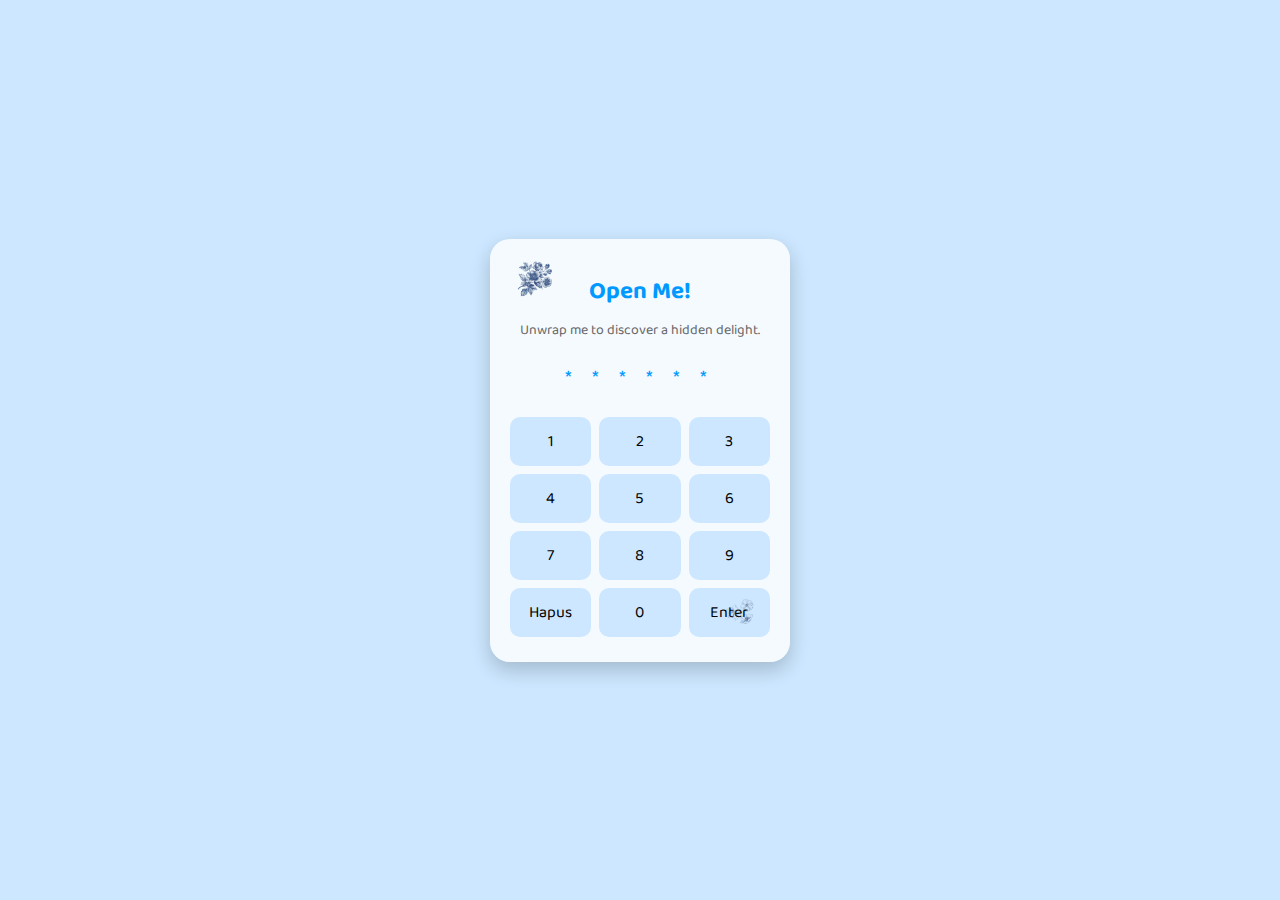
<file: index.html>
<!DOCTYPE html>
<html lang="id">
<head>
  <meta charset="UTF-8">
  <meta name="viewport" content="width=device-width, initial-scale=1.0">
  <title>Happy 3rd Month-versarry</title>
  <link rel="stylesheet" href="css/lock.css">
  <link href="https://fonts.googleapis.com/css2?family=Baloo+2:wght@400;700&display=swap" rel="stylesheet">
</head>
<body>

<div class="lock-container">

  <!-- Background bunga lucu -->
  <div class="decorative">
    <img src="assets/flower (1).png" alt="flower" class="flower flower1">
    <img src="assets/flower (2).png" alt="flower" class="flower flower2">
  </div>

  <div class="card">
    <h1>Open Me!</h1>
    <p class="subtitle">Unwrap me to discover a hidden delight.</p>

    <div class="display" id="display">* * * * * *</div>

    <div class="keypad">
      <button onclick="press(1)">1</button>
      <button onclick="press(2)">2</button>
      <button onclick="press(3)">3</button>
      <button onclick="press(4)">4</button>
      <button onclick="press(5)">5</button>
      <button onclick="press(6)">6</button>
      <button onclick="press(7)">7</button>
      <button onclick="press(8)">8</button>
      <button onclick="press(9)">9</button>
      <button class="clear" onclick="clearCode()">Hapus</button>
      <button onclick="press(0)">0</button>
      <button class="enter" onclick="unlock()">Enter</button>
    </div>
  </div>

</div>

<script>
  const SECRET = "250925";
  let input = "";

  function press(num) {
    if (input.length < 6) {
      input += num;
      update();
    }
  }

  function clearCode() {
    input = "";
    update();
  }

  function update() {
    document.getElementById("display").textContent =
      input.split("").join(" ") + " •".repeat(6 - input.length);
  }

  function unlock() {
    if (input === SECRET) {
      document.body.classList.add("fade-out");
      setTimeout(() => {
        window.location.href = "choose.html";
      }, 1200);
    } else {
      document.getElementById("display").textContent = "× × × × × ×";
      setTimeout(clearCode, 900);
    }
  }
</script>

</body>
</html>
</file>
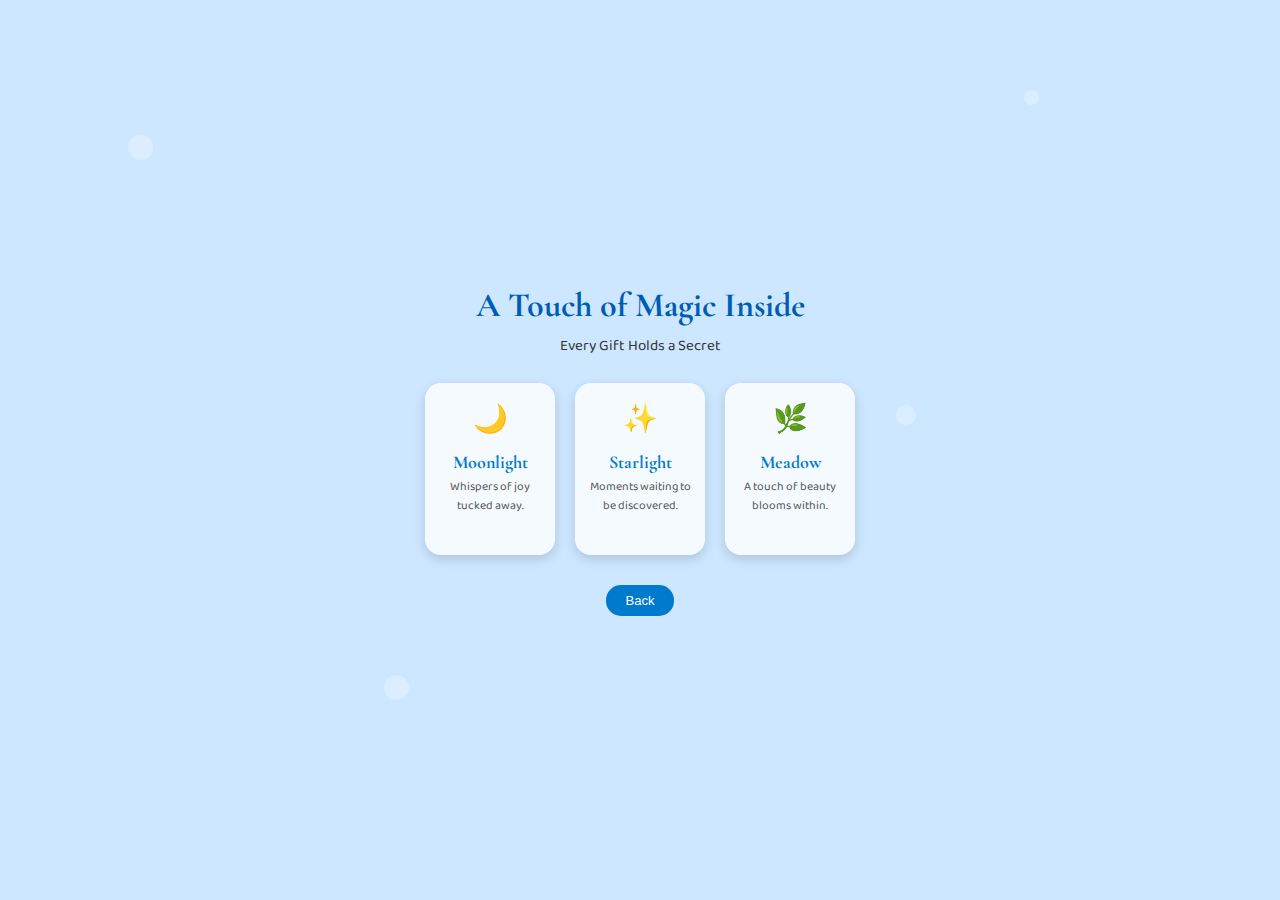
<file: choose.html>
<!DOCTYPE html>
<html lang="id">
<head>
  <meta charset="UTF-8" />
  <meta name="viewport" content="width=device-width, initial-scale=1.0"/>
  <title>Happy 3rd Month-versarry</title>
  <link href="https://fonts.googleapis.com/css2?family=Cormorant+Garamond:wght@400;600&family=Baloo+2:wght@400;600&display=swap" rel="stylesheet">
  <link rel="stylesheet" href="css/choose.css" />
</head>
<body>

<!-- ambient floating soft bubbles -->
<div class="ambient">
  <span></span>
  <span></span>
  <span></span>
  <span></span>
</div>

<div class="choose-wrapper">
  <h1>A Touch of Magic Inside</h1>
  <p>Every Gift Holds a Secret</p>

  <div class="menu-grid">

    <div class="menu-card" onclick="go('letter.html')">
      <div class="icon">🌙</div>
      <h2>Moonlight</h2>
      <p>Whispers of joy tucked away.</p>
    </div>

    <div class="menu-card" onclick="go('photo.html')">
      <div class="icon">✨</div>
      <h2>Starlight</h2>
      <p>Moments waiting to be discovered.</p>
    </div>

    <div class="menu-card" onclick="go('flower.html')">
      <div class="icon">🌿</div>
      <h2>Meadow</h2>
      <p>A touch of beauty blooms within.</p>
    </div>

  </div>

  <div class="back-wrapper">
    <button class="back-btn" onclick="goBack()">Back</button>
  </div>
</div>

<script>
  function go(link) {
    document.body.classList.add("fade");
    setTimeout(() => {
      window.location.href = link;
    }, 500);
  }

  function goBack() {
    window.location.href = "index.html";
  }
</script>

</body>
</html>
</file>
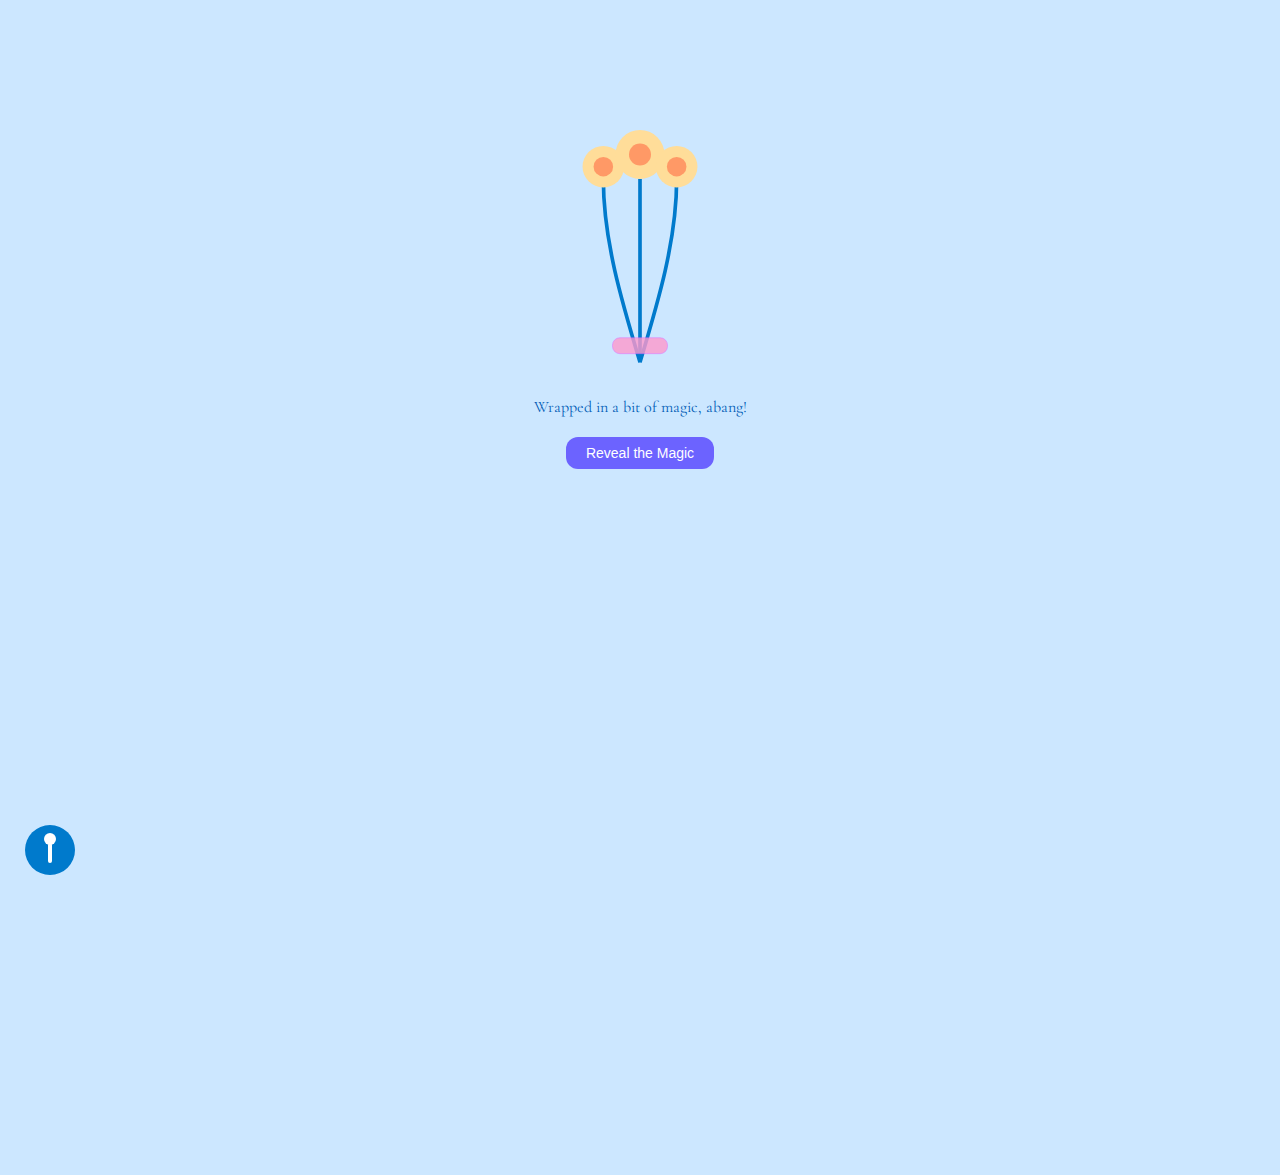
<file: flower.html>
<!DOCTYPE html>
<html lang="id">
<head>
  <meta charset="UTF-8">
  <meta name="viewport" content="width=device-width, initial-scale=1.0">
  <title>Happy 3rd Month-versarry</title>

  <link href="https://fonts.googleapis.com/css2?family=Cormorant+Garamond:wght@400;500&display=swap" rel="stylesheet">
  <link rel="stylesheet" href="css/flower.css">
</head>
<body>

<main class="stage">

  <!-- Bouquet -->
  <svg class="bouquet" viewBox="0 0 360 600" aria-hidden="true">
    <path d="M180 560 V260" class="stem center"/>
    <path d="M180 560 C150 460 120 360 120 260" class="stem left"/>
    <path d="M180 560 C210 460 240 360 240 260" class="stem right"/>
    <g class="flower left">
      <circle cx="120" cy="240" r="34"/>
      <circle cx="120" cy="240" r="16" class="core"/>
    </g>
    <g class="flower center">
      <circle cx="180" cy="220" r="40"/>
      <circle cx="180" cy="220" r="18" class="core"/>
    </g>
    <g class="flower right">
      <circle cx="240" cy="240" r="34"/>
      <circle cx="240" cy="240" r="16" class="core"/>
    </g>
    <rect x="135" y="520" rx="12" ry="12" width="90" height="26" class="ribbon"/>
  </svg>

  <p class="caption">Wrapped in a bit of magic, abang!</p>

  <!-- Bloom button -->
  <button class="bloom-btn" id="bloomBtn">Reveal the Magic</button>

  <!-- Memory cards (hidden initially) -->
  <div class="cards-wrapper" id="cardsWrapper">
    <div class="memory-card">My dear Harun Luthair absolutely loves Laksa.</div>
    <div class="memory-card">Harun is crazy about modifying his beloved motorbike, Shiro.</div>
    <div class="memory-card">In Harun's life, I come right after Shiro and Persib (lovingly).</div>
    <div class="memory-card">Harun dreams of joining a Nusantara restaurant! I hope one day he becomes a chef with his own place!</div>
    <div class="memory-card">Harun really dislikes vegetables. Getting him to eat them is always a challenge!</div>
    <div class="memory-card">Harun adores his mom more than anything else.</div>
    <div class="memory-card">Harun is super talented in cooking and drawing.</div>
    <div class="memory-card">Harun has a cozy habit of taking warm showers.</div>
    <div class="memory-card">Harun loves Dewa 19 songs and has a big passion for law.</div>
    <div class="memory-card">Harun truly loves me, heart and soul.</div>
</div>

  <!-- Back button ornament -->
  <button class="back" onclick="goBack()">
    <span class="stem"></span>
    <span class="bloom"></span>
  </button>

</main>

<script>
const bloomBtn = document.getElementById("bloomBtn");
const cardsWrapper = document.getElementById("cardsWrapper");
const cards = cardsWrapper.querySelectorAll(".memory-card");
let index = 0;

bloomBtn.addEventListener("click", () => {
  if(index < cards.length){
    cards[index].classList.add("show");
    index++;
    if(index === cards.length) {
      bloomBtn.style.display = "none"; // hide button when all cards shown
    }
  }
});

function goBack() {
  document.body.classList.add("exit");
  setTimeout(() => location.href = "choose.html", 700);
}
</script>

</body>
</html>
</file>
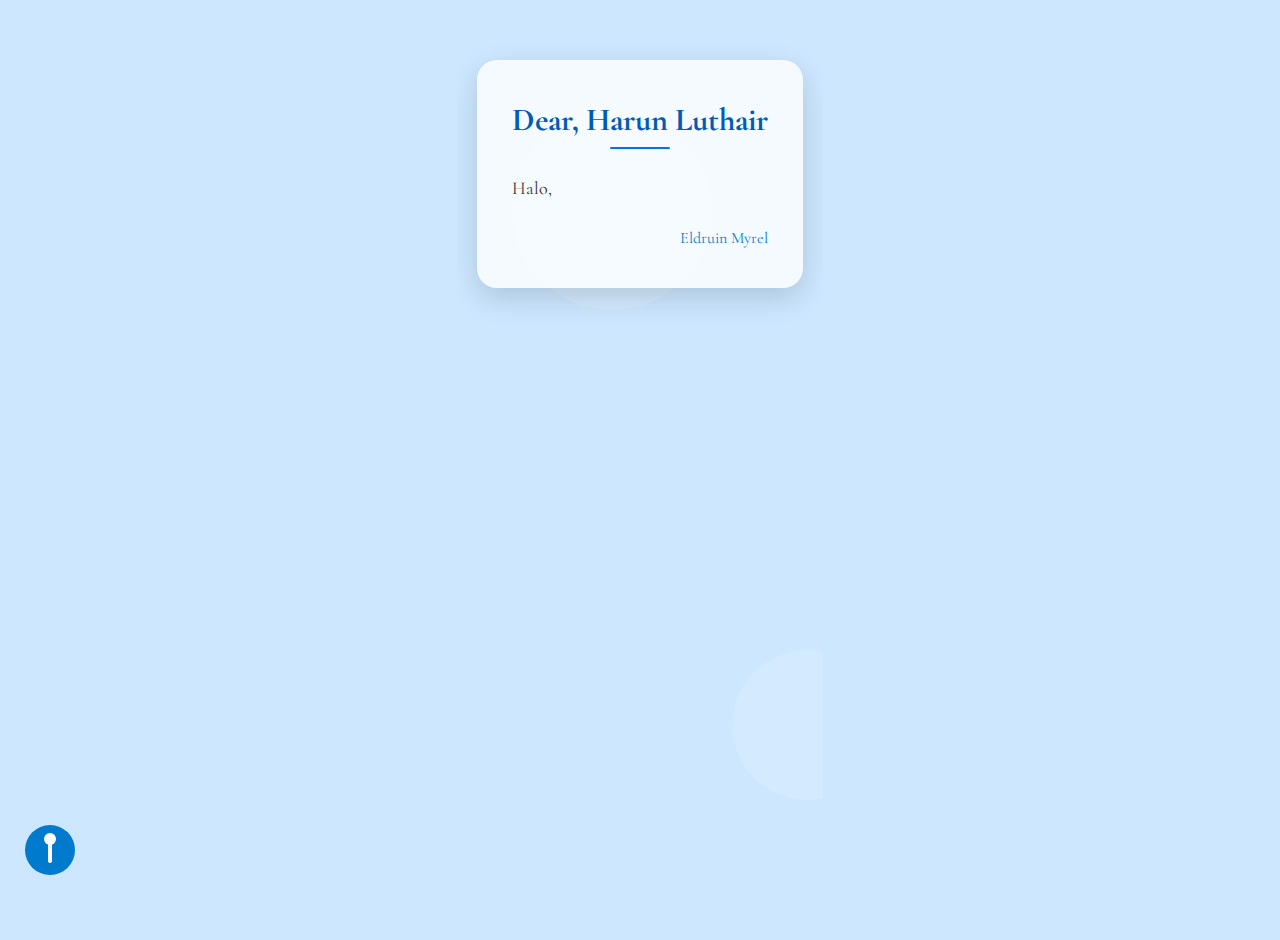
<file: letter.html>
<!DOCTYPE html>
<html lang="id">
<head>
  <meta charset="UTF-8" />
  <meta name="viewport" content="width=device-width, initial-scale=1.0"/>
  <title>Happy 3rd Month-versarry</title>

  <link href="https://fonts.googleapis.com/css2?family=Cormorant+Garamond:wght@400;500;600&display=swap" rel="stylesheet">
  <link rel="stylesheet" href="css/letter.css" />
</head>
<body>

<main class="letter-wrap">

  <article class="letter">
    <header>
      <h1>Dear, Harun Luthair</h1>
      <span class="rule"></span>
    </header>

    <section class="content" id="letterContent">
      <p data-text="Halo, sayang!"></p>
      <p data-text="Selamat tanggal 25 yang ke-3."></p>
      <p data-text="Kamu pernah nyangka kita bakal sejauh ini nggak? Dari pertama kali aku kenal kamu di bulan September sampai hari ini, di mana kamu cuma punyaku, bukan orang lain. Aku bersyukur banget bisa ketemu abang di awal bulan September itu. Bahkan waktu aku tahu abang suka sama aku, rasanya masih jelas banget sampai sekarang. Aku seneng banget, ternyata orang yang aku suka juga suka balik ke aku. Terima kasih ya, abang, sudah datang ke hidup aku."></p>
      <p data-text="Abang, kamu tahu nggak? Kamu itu my type of man banget. Kamu adalah orang yang selama ini selalu aku cari-cari. Coba abang bayangin, seberuntung apa aku akhirnya nemuin orang yang bisa klop sama aku, bahkan bisa nenangin badai di dalam diri aku. Kamu itu definisi sempurna yang selama ini ada di bayanganku tentang pasangan, dan aku bersyukur banget soal itu."></p>
      <p data-text="Sayaaaaang, aku mau minta maaf sama kamu karena aku belum jadi pasangan yang sempurna. Makin ke sini aku ngerasa makin kekanakan dan lebih emosional ke kamu, dan aku pasti sering ngeluarin kata-kata yang bikin kamu sakit hati. Aku minta maaf ya, abang, karena kamu harus sering ngalah ke aku, padahal aku tahu kamu juga punya emosi. Kamu sudah mengusahakan banyak hal buat aku, berubah buat aku, tapi aku masih sering ngungkit hal-hal yang seharusnya nggak perlu aku ungkit. Aku jahat ya, abang? Aku sering banget nyalahin kamu. Bahkan sekarang aku sering nggak sabaran karena kangen sama kamu."></p>
      <p data-text="Akhir-akhir ini aku sendiri juga bingung, kenapa aku bisa sekangen dan se-clingy ini ke kamu. Padahal aku tahu, kalau aku terlalu clingy, nanti aku sendiri yang nyesel sama apa yang aku ucapkan. Aku takut kamu jadi nggak mau cerita lagi ke aku. Padahal aku paham kok, abang. Kita berdua nggak bisa selalu ada setiap waktu. Aku nggak nuntut waktu kamu, aku juga nggak minta kamu selalu stay sama aku."></p>
      <p data-text="Aku nggak tahu, abang, seberapa banyak luka yang sudah aku kasih ke kamu. Untuk itu, aku minta maaf, ya?"></p>
      <p data-text="Selamat tiga bulan, abang. Aku mungkin nggak bisa ngungkapin semuanya dengan sempurna, tapi aku yakin kamu tahu kalau aku sayaaaaang banget sama kamu. Terima kasih sudah jadi tempat pulang terbaik dan terindah buat aku. Terima kasih sudah sayang sama aku."></p>
      <p data-text="Kalau suatu saat abang nemuin hal-hal yang bikin abang pengin nyerah, tolong pulang ke aku ya, sayang. Aku di sini. Aku akan jadi orang yang nemenin abang, walaupun satu dunia berbalik ninggalin abang."></p>
      <p data-text="I don’t promise to be flawless. I don’t promise that I will never get emotional, insecure, or overwhelmed. But I promise to keep choosing you, even when things feel heavy, even when the world feels loud, even when loving becomes work. I promise to grow, to learn, and to become better with you."></p>
      <p data-text="No matter how far life takes us, no matter how busy or complicated things become, my heart will always know where it belongs. It belongs with you."></p>
      <p data-text="So if you ever feel tired, lost, or unsure, come back to me. Let me hold your worries, even the ones you don’t know how to say out loud. I may not have all the answers, but I have a heart that will always stay, always care, and always love you."></p>
      <p data-text="Happy three months, sayang."></p>
      <p data-text="And many more moments, memories, and tomorrows, together."></p>
    </section>

    <footer>
      <p class="signature">Eldruin Myrel</p>
    </footer>
  </article>

</main>

<!-- BACK BUTTON (FIXED) -->
<button class="back-ornament" onclick="goBack()" aria-label="Back">
  <span class="stem"></span>
  <span class="bloom"></span>
</button>

<script>
  /* TYPEWRITER */
  const paragraphs = document.querySelectorAll("#letterContent p");
  let pIndex = 0;
  let charIndex = 0;

  function typeParagraph() {
    if (pIndex >= paragraphs.length) return;

    const p = paragraphs[pIndex];
    const text = p.dataset.text;

    if (charIndex < text.length) {
      p.textContent += text.charAt(charIndex);
      charIndex++;
      setTimeout(typeParagraph, 28);
    } else {
      pIndex++;
      charIndex = 0;
      setTimeout(typeParagraph, 500);
    }
  }

  window.addEventListener("load", () => {
    setTimeout(typeParagraph, 500);
  });

  function goBack() {
    document.body.classList.add("exit");
    setTimeout(() => {
      window.location.href = "choose.html";
    }, 800);
  }
</script>

</body>
</html>
</file>
<file: css/lock.css>
/* Reset & Font */
* {
  box-sizing: border-box;
  margin: 0;
  padding: 0;
  font-family: 'Baloo 2', cursive;
}

body {
  background: #cce7ff; /* biru pastel cerah */
  height: 100vh;
  display: flex;
  justify-content: center;
  align-items: center;
  overflow: hidden;
  position: relative;
}

.lock-container {
  position: relative;
  z-index: 2;
}

.card {
  background: #ffffffcc;
  padding: 25px 20px; /* dikurangi */
  border-radius: 20px;
  box-shadow: 0 8px 20px rgba(0,0,0,0.2);
  text-align: center;
  width: 300px; /* sedikit lebih kecil */
  animation: pop 0.8s ease;
}

@keyframes pop {
  0% { transform: scale(0.7); opacity: 0; }
  100% { transform: scale(1); opacity: 1; }
}

.greeting {
  font-size: 16px;
  color: #555;
}

h1 {
  font-size: 24px;
  color: #0099ff;
  margin: 8px 0;
}

.subtitle {
  font-size: 14px;
  color: #666;
  margin-bottom: 20px;
}

.display {
  font-size: 22px;
  letter-spacing: 8px;
  margin-bottom: 20px;
  color: #0099ff;
}

.keypad {
  display: grid;
  grid-template-columns: repeat(3, 1fr);
  gap: 8px;
}

.keypad button {
  padding: 12px; /* dikurangi */
  font-size: 16px;
  border-radius: 10px;
  border: none;
  cursor: pointer;
  background: #cce7ff;
  transition: all 0.2s ease;
}

.keypad button:hover {
  transform: scale(1.1);
  background: #99d1ff;
}

.clear {
  background: #ffb3b3;
}

.enter {
  background: #90ee90;
  grid-column: span 1;
}

/* Animasi fade out */
.fade-out {
  animation: fadeOut 1s forwards;
}

@keyframes fadeOut {
  to { opacity: 0; transform: scale(0.95); }
}

/* Background bunga */
.decorative .flower {
  position: absolute;
  width: 60px; /* lebih kecil */
  opacity: 0.8;
  animation: float 4s ease-in-out infinite alternate;
}

.flower1 {
  top: 10px;
  left: 15px;
}

.flower2 {
  bottom: 20px;
  right: 20px;
}

@keyframes float {
  0% { transform: translateY(0) rotate(0deg); }
  100% { transform: translateY(-10px) rotate(10deg); }
}
</file>
<file: css/choose.css>
/* Reset & Font */
* {
  margin: 0;
  padding: 0;
  box-sizing: border-box;
}

body {
  font-family: 'Baloo 2', sans-serif;
  background: #cce7ff;
  min-height: 100vh;
  display: flex;
  justify-content: center;
  align-items: center;
  overflow-x: hidden;
  padding: 20px;
  position: relative;
}

/* Ambient floating soft bubbles */
.ambient span {
  position: absolute;
  border-radius: 50%;
  background: rgba(255,255,255,0.3);
  animation: float 6s ease-in-out infinite;
}
.ambient span:nth-child(1) { width: 25px; height: 25px; top: 15%; left: 10%; animation-delay: 0s; }
.ambient span:nth-child(2) { width: 20px; height: 20px; top: 45%; left: 70%; animation-delay: 2s; }
.ambient span:nth-child(3) { width: 25px; height: 25px; top: 75%; left: 30%; animation-delay: 4s; }
.ambient span:nth-child(4) { width: 15px; height: 15px; top: 10%; left: 80%; animation-delay: 1s; }

@keyframes float {
  0% { transform: translateY(0) translateX(0); opacity: 0.7; }
  50% { transform: translateY(-12px) translateX(6px); opacity: 1; }
  100% { transform: translateY(0) translateX(0); opacity: 0.7; }
}

/* Wrapper */
.choose-wrapper {
  z-index: 2;
  text-align: center;
  max-width: 800px;
  margin: 0 auto;
}

.choose-wrapper h1 {
  font-family: 'Cormorant Garamond', serif;
  font-size: 34px;
  color: #005bb5;
  margin-bottom: 8px;
}

.choose-wrapper p {
  font-size: 15px;
  color: #333;
  margin-bottom: 25px;
}

/* Grid menu: tetap 3 card horizontal */
.menu-grid {
  display: flex;
  justify-content: center;
  align-items: flex-start;
  gap: 20px;
  margin-bottom: 30px;
  flex-wrap: nowrap; /* pastikan tidak turun ke bawah */
}

/* Card */
.menu-card {
  background: #ffffffcc;
  padding: 15px 12px;
  border-radius: 16px;
  width: 130px;
  cursor: pointer;
  box-shadow: 0 4px 12px rgba(0,0,0,0.15);
  transition: all 0.3s ease;
  display: flex;
  flex-direction: column;
  align-items: center;
}

.menu-card:hover {
  transform: translateY(-5px) scale(1.05);
  box-shadow: 0 8px 18px rgba(0,0,0,0.25);
}

.menu-card .icon {
  font-size: 28px;
  margin-bottom: 8px;
}

.menu-card h2 {
  font-family: 'Cormorant Garamond', serif;
  font-size: 18px;
  margin-bottom: 4px;
  color: #007acc;
  text-align: center;
}

.menu-card p {
  font-size: 12px;
  color: #555;
  text-align: center;
}

/* Back button wrapper */
.back-wrapper {
  margin-top: 10px;
}

.back-btn {
  padding: 8px 20px;
  border: none;
  border-radius: 15px;
  background: #007acc;
  color: #fff;
  font-size: 13px;
  cursor: pointer;
  transition: all 0.3s ease;
}

.back-btn:hover {
  background: #005bb5;
  transform: scale(1.05);
}

/* Fade animation */
.fade {
  animation: fadeOut 0.5s forwards;
}

@keyframes fadeOut {
  to { opacity: 0; transform: scale(0.95); }
}

/* Responsive tweaks */
@media screen and (max-width: 480px) {
  .menu-card {
    width: 100px;
    padding: 12px 10px;
  }
  .menu-card .icon {
    font-size: 24px;
  }
  .menu-card h2 {
    font-size: 16px;
  }
  .menu-card p {
    font-size: 11px;
  }
  .choose-wrapper h1 {
    font-size: 28px;
  }
}
</file>
<file: css/flower.css>
/* Reset & Font */
* { margin:0; padding:0; box-sizing:border-box; }
body {
  font-family: 'Cormorant Garamond', serif;
  background: #cce7ff;
  display: flex;
  justify-content: center;
  align-items: flex-start;
  min-height: 100vh;
  padding-top: 20px;
  position: relative;
  overflow-x: hidden;
}

/* Bouquet */
.bouquet {
  width: 220px;
  display:block;
  margin: 0 auto;
}
.stem { stroke: #007acc; stroke-width: 6; fill: none; }
.flower circle { fill: #ffdd99; }
.flower .core { fill: #ff9966; }
.ribbon { fill: #ff99cc; stroke:#e066ff; stroke-width:1; opacity:0.8; }

.caption {
  text-align: center;
  color: #005bb5;
  margin-top: 10px;
  font-size:16px;
}

/* Elegant Bloom Button - Centered */
.bloom-btn {
  display: block;           /* memastikan tombol tetap block untuk margin auto */
  margin: 20px auto;        /* otomatis di tengah horizontal */
  padding: 8px 20px;        /* lebih kecil dan elegan */
  border: none;
  border-radius: 12px;
  background: #6c63ff;      /* lembut dan elegan */
  color: #fff;
  font-size: 14px;
  font-weight: 500;
  cursor: pointer;
  transition: transform 0.25s ease, box-shadow 0.25s ease, background 0.25s ease;
}

.bloom-btn:hover {
  transform: scale(1.05);
  box-shadow: 0 4px 12px rgba(108, 99, 255, 0.4);
  background: #5848c2;      /* sedikit lebih gelap saat hover */
}

/* Cards wrapper */
.cards-wrapper {
  display: flex;
  flex-direction: column;
  align-items: center;       /* center semua card */
  justify-content: center;
  margin: 20px auto 40px auto;
  width: 100%;
  max-width: 600px;
  gap: 12px;
  text-align: center;
}

/* Memory card */
.memory-card {
  background: #ffffffcc;
  padding: 15px 20px;
  border-radius: 18px;
  box-shadow: 0 6px 18px rgba(0,0,0,0.15);
  font-size: 14px;
  color: #333;
  width: 90%;
  max-width: 400px;
  margin: 0 auto;
  opacity: 0;
  transform: translateY(20px);
  transition: all 0.5s ease;
}

.memory-card.show {
  opacity: 1;
  transform: translateY(0);
}

/* Back ornament (circular with bloom + stem) */
.back {
  position: fixed;
  bottom: 25px;
  left: 25px;
  width: 50px;
  height: 50px;
  border: none;
  background: #007acc;
  border-radius: 50%;
  cursor: pointer;
  display: flex;
  align-items: center;
  justify-content: center;
  transition: transform 0.3s ease, box-shadow 0.3s ease;
  z-index: 3;
}

.back:hover {
  transform: scale(1.1);
  box-shadow: 0 0 15px rgba(0,123,204,0.6);
}

.back .stem {
  position: absolute;
  width: 4px;
  height: 20px;
  background: #fff;
  bottom: 12px;
  border-radius: 2px;
}

.back .bloom {
  position: absolute;
  width: 12px;
  height: 12px;
  background: #fff;
  border-radius: 50%;
  top: 8px;
}

/* Exit animation */
.exit { animation: fadeExit 0.7s forwards; }
@keyframes fadeExit { to { opacity:0; transform: scale(0.95); } }
</file>
<file: css/letter.css>
/* Reset & Font */
* {
  margin: 0;
  padding: 0;
  box-sizing: border-box;
}

html, body {
  font-family: 'Cormorant Garamond', serif;
  background: #cce7ff;
  min-height: 100vh;       /* gunakan min-height supaya bisa scroll */
  display: flex;
  justify-content: center;
  padding: 20px;
  position: relative;
  overflow-y: auto;        /* scroll vertikal */
}

/* Floating particles / subtle */
body::before, body::after {
  content: "";
  position: absolute;
  width: 200px;
  height: 200px;
  border-radius: 50%;
  background: rgba(255,255,255,0.15);
  top: 10%;
  left: 15%;
  animation: float 10s ease-in-out infinite alternate;
}

body::after {
  width: 150px;
  height: 150px;
  top: 70%;
  left: 75%;
  animation-delay: 3s;
}

@keyframes float {
  0% { transform: translateY(0) translateX(0); }
  50% { transform: translateY(-25px) translateX(10px); }
  100% { transform: translateY(0) translateX(0); }
}

/* Letter Card */
.letter-wrap {
  z-index: 2;
  width: 100%;
  max-width: 700px;
}

.letter {
  background: #ffffffcc;
  padding: 40px 35px;
  border-radius: 20px;
  box-shadow: 0 10px 30px rgba(0,0,0,0.15);
  width: 100%;
  position: relative;
  margin: 20px auto;  /* beri jarak dari atas/bawah */
}

/* Header */
.letter header h1 {
  font-size: 32px;
  color: #005bb5;
  text-align: center;
  margin-bottom: 8px;
}

.letter header .rule {
  display: block;
  width: 60px;
  height: 2px;
  background: #007acc;
  margin: 0 auto 25px auto;
  border-radius: 1px;
}

/* Letter content */
.letter .content p {
  font-size: 18px;
  color: #333;
  margin-bottom: 20px;
  line-height: 1.6;
  word-wrap: break-word;
}

/* Footer */
.letter footer .signature {
  text-align: right;
  font-size: 16px;
  color: #007acc;
  margin-top: 25px;
}

/* Back button */
.back-ornament {
  position: fixed;
  bottom: 25px;
  left: 25px;
  width: 50px;
  height: 50px;
  border: none;
  background: #007acc;
  border-radius: 50%;
  cursor: pointer;
  display: flex;
  align-items: center;
  justify-content: center;
  transition: transform 0.3s ease, box-shadow 0.3s ease;
  z-index: 3;
}

.back-ornament:hover {
  transform: scale(1.1);
  box-shadow: 0 0 15px rgba(0,123,204,0.6);
}

.back-ornament .stem {
  position: absolute;
  width: 4px;
  height: 20px;
  background: #fff;
  bottom: 12px;
  border-radius: 2px;
}

.back-ornament .bloom {
  position: absolute;
  width: 12px;
  height: 12px;
  background: #fff;
  border-radius: 50%;
  top: 8px;
}

/* Exit animation */
.exit {
  animation: fadeExit 0.8s forwards;
}

@keyframes fadeExit {
  to { opacity: 0; transform: scale(0.95); }
}
</file>
